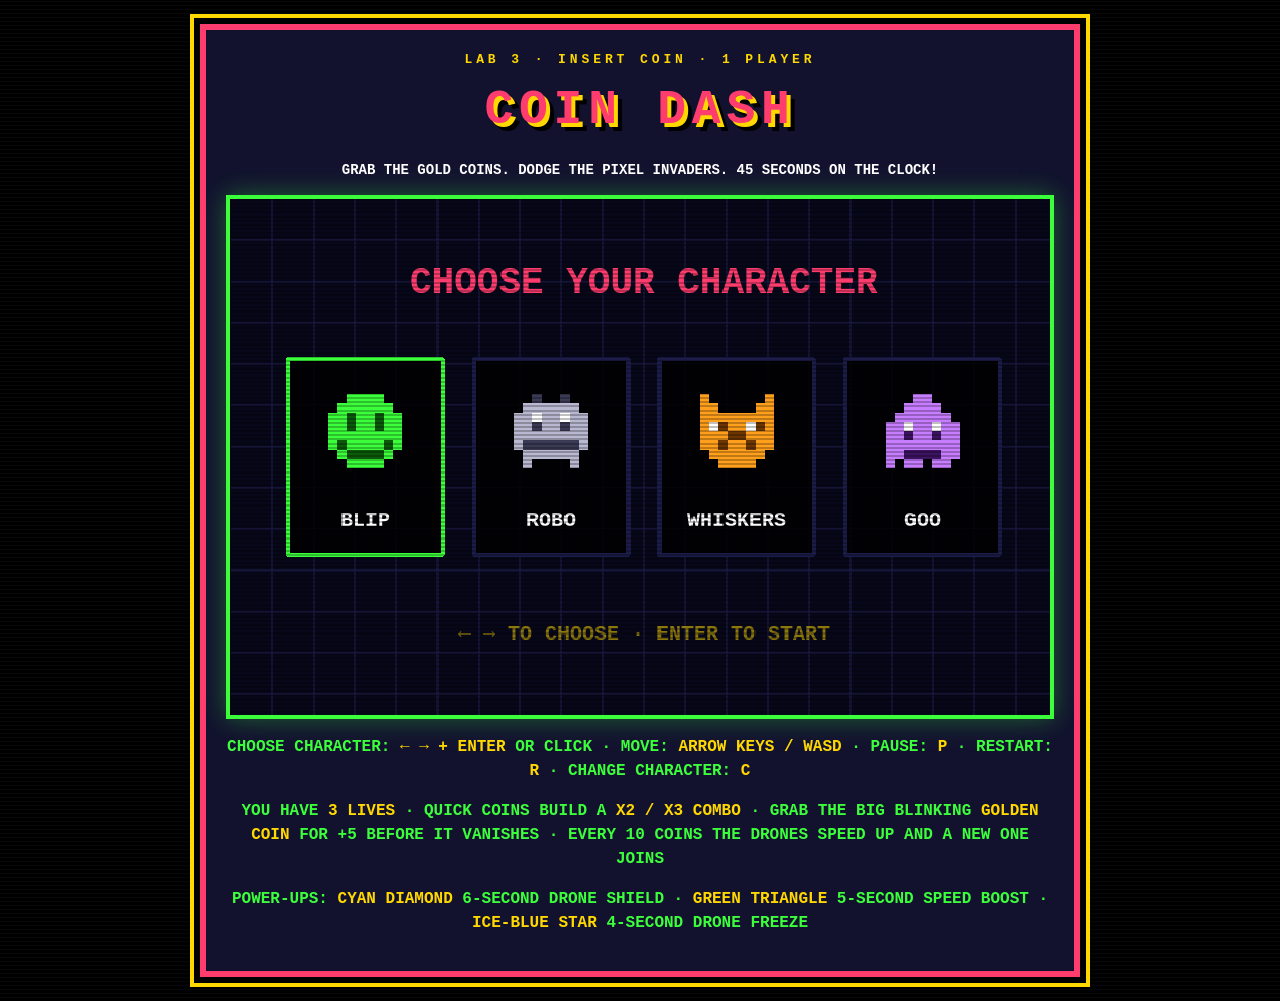
<file: index.html>
<!doctype html>
<html lang="en">
<head>
<meta charset="utf-8"><meta name="viewport" content="width=device-width,initial-scale=1">
<title>Coin Dash — Lab 3 starter</title>
<link rel="stylesheet" href="style.css">
</head>
<body>
<main>
  <header><p>LAB 3 · INSERT COIN · 1 PLAYER</p><h1>Coin Dash</h1>
  <p>Grab the gold coins. Dodge the pixel invaders. 45 seconds on the clock!</p></header>
  <div id="game" aria-label="Coin Dash game. Move with arrow keys or WASD."></div>
  <p>Choose character: <strong>← → + Enter</strong> or click · Move: <strong>arrow keys / WASD</strong> · Pause: <strong>P</strong> · Restart: <strong>R</strong> · Change character: <strong>C</strong></p>
  <p>You have <strong>3 lives</strong> · Quick coins build a <strong>x2 / x3 combo</strong> · Grab the big blinking <strong>golden coin</strong> for +5 before it vanishes · Every 10 coins the drones speed up and a new one joins</p>
  <p>Power-ups: <strong>cyan diamond</strong> 6-second drone shield · <strong>green triangle</strong> 5-second speed boost · <strong>ice-blue star</strong> 4-second drone freeze</p>
</main>
<script src="vendor/phaser-3.90.0.min.js"></script>
<script src="settings.js"></script><script src="game.js"></script>
</body>
</html>
</file>
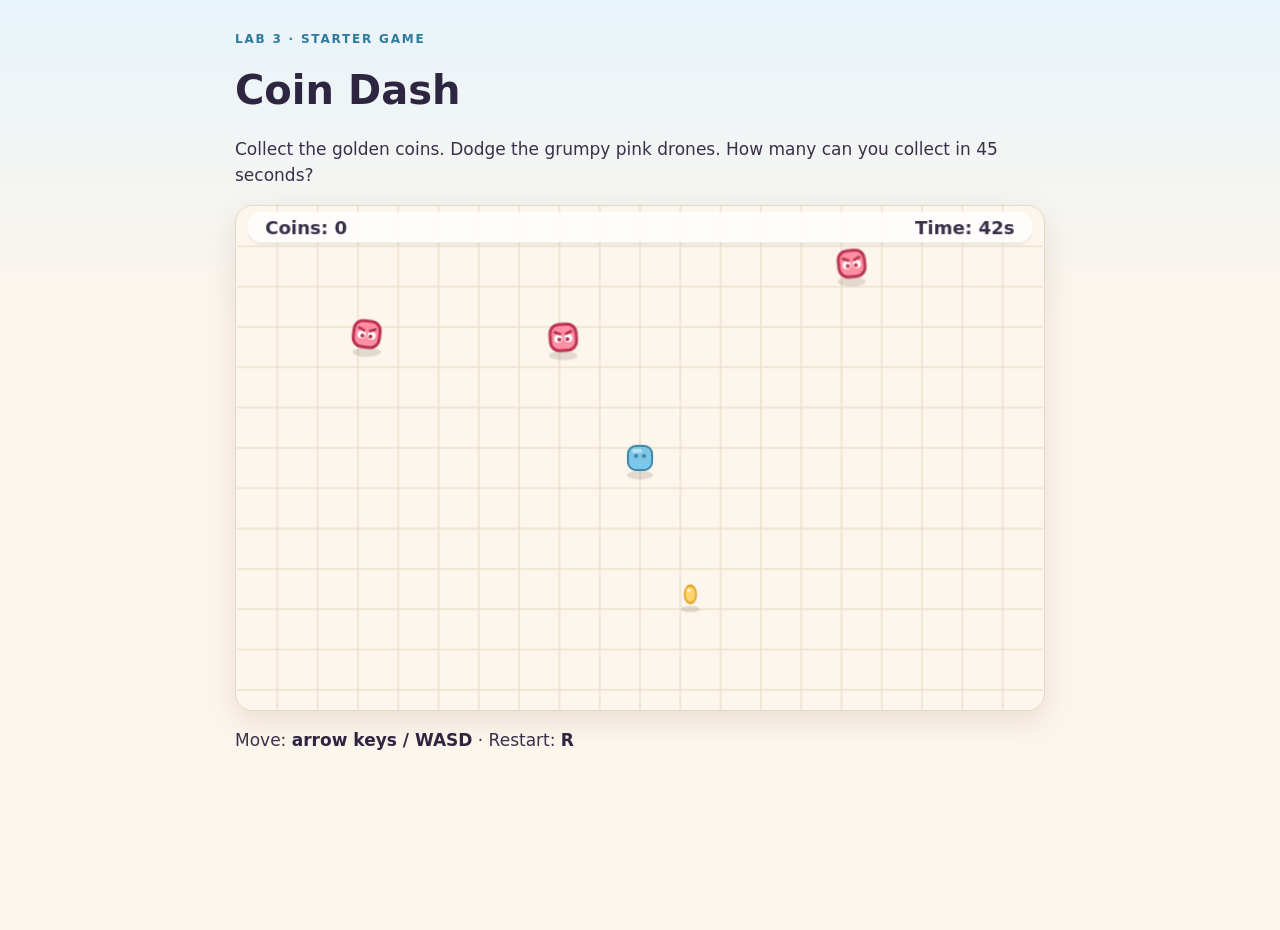
<file: designs/pastel/index.html>
<!doctype html>
<html lang="en">
<head>
<meta charset="utf-8"><meta name="viewport" content="width=device-width,initial-scale=1">
<title>Coin Dash — Lab 3 starter</title>
<link rel="stylesheet" href="style.css">
</head>
<body>
<main>
  <header><p>LAB 3 · STARTER GAME</p><h1>Coin Dash</h1>
  <p>Collect the golden coins. Dodge the grumpy pink drones. How many can you collect in 45 seconds?</p></header>
  <div id="game" aria-label="Coin Dash game. Move with arrow keys or WASD."></div>
  <p>Move: <strong>arrow keys / WASD</strong> · Restart: <strong>R</strong></p>
</main>
<script src="../../vendor/phaser-3.90.0.min.js"></script>
<script src="settings.js"></script><script src="game.js"></script>
</body>
</html>
</file>
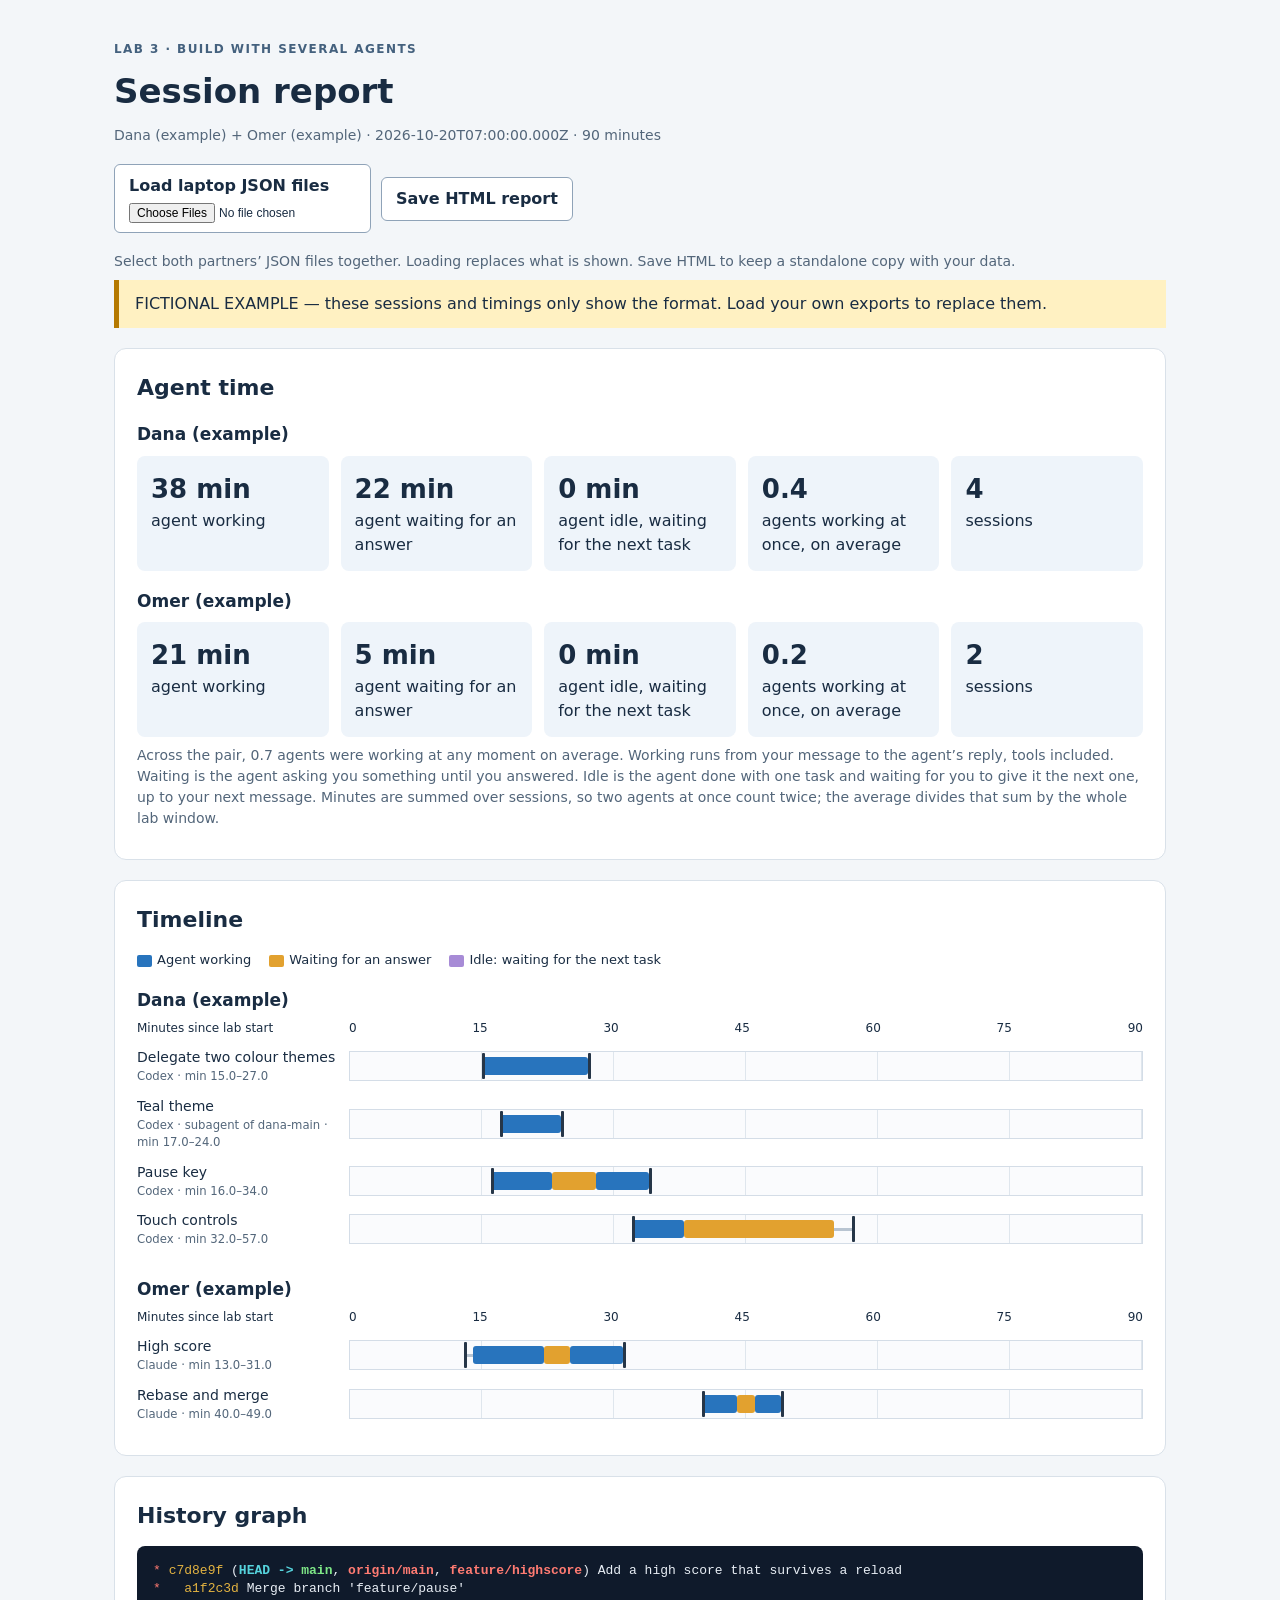
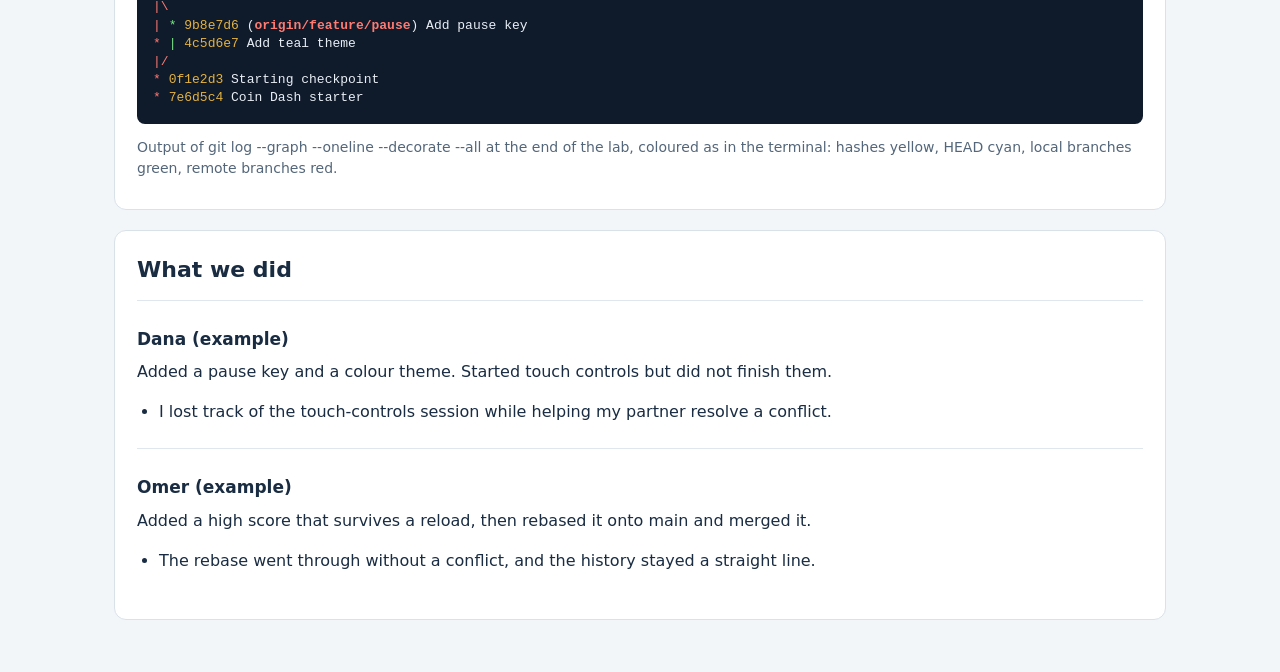
<file: .claude/skills/lab-report/assets/report.html>
<!doctype html>
<html lang="en">
<head>
<meta charset="utf-8"><meta name="viewport" content="width=device-width,initial-scale=1">
<title>Lab 3 — Session report</title>
<style>
:root{font-family:system-ui,sans-serif;color:#192c42;background:#f3f6f9;line-height:1.5}*{box-sizing:border-box}
body{margin:0}main{max-width:1100px;margin:auto;padding:32px 24px}h1{font-size:34px;margin:4px 0}h2{margin:0 0 14px;font-size:22px}h3{margin:18px 0 6px;font-size:17px}p{margin:8px 0}
.eyebrow{letter-spacing:.12em;font-size:12px;font-weight:700;color:#44617e}.muted{color:#53667a;font-size:14px}
section{background:white;border:1px solid #d9e1e9;border-radius:12px;padding:22px;margin:20px 0}
.controls{display:flex;gap:10px;flex-wrap:wrap;align-items:center;margin:18px 0}button,.file-label{font:inherit;font-weight:600;padding:9px 14px;border:1px solid #8fa3b8;background:white;border-radius:6px;color:#192c42;cursor:pointer}.file-label input{display:block;font-size:12px;max-width:270px;margin-top:5px}
.banner{background:#fff1c2;border-left:5px solid #b57900;padding:12px 16px}.error{color:#a2202c;font-weight:600}
.stats{display:grid;grid-template-columns:repeat(auto-fit,minmax(150px,1fr));gap:12px;margin:8px 0 4px}.stat{padding:14px;background:#eef4fa;border-radius:8px}.stat b{display:block;font-size:26px}
.legend{display:flex;gap:18px;flex-wrap:wrap;font-size:13px;margin:12px 0}.key{display:inline-block;width:15px;height:12px;margin-right:5px;vertical-align:middle;border-radius:2px}.working{background:#2874bd}.waiting{background:#e2a12f}.idle{background:#a78bd6}
.scroll{overflow-x:auto}.timeline{min-width:700px}.axis,.row{display:grid;grid-template-columns:200px 1fr;gap:12px}.axis{font-size:12px;margin-bottom:8px}.ticks{display:flex;justify-content:space-between}.row{align-items:center;margin:10px 0}
.label{font-size:14px;overflow-wrap:anywhere}.label small{display:block;color:#53667a}.track{position:relative;height:30px;border:1px solid #d4dde7;background:repeating-linear-gradient(to right,#fafbfd 0%,#fafbfd calc(16.6667% - 1px),#dfe6ed calc(16.6667% - 1px),#dfe6ed 16.6667%)}.interval{position:absolute;top:5px;height:18px;min-width:1px;border-radius:3px}
.span{position:absolute;top:13px;height:3px;background:#b8c4d1;z-index:0}.mark{position:absolute;top:1px;bottom:1px;width:3px;background:#263648;z-index:2;border-radius:1px}.interval{z-index:1}
pre{background:#0f1a2b;color:#e8eef5;padding:16px;border-radius:8px;overflow-x:auto;font-size:13px;line-height:1.4}ul{padding-left:22px}.student{border-top:1px solid #dfe6ed;padding:8px 0}
.c30{color:#8b98a8}.c31{color:#ff7b72}.c32{color:#7ee787}.c33{color:#e3b341}.c34{color:#79c0ff}.c35{color:#d2a8ff}.c36{color:#56d4dd}.c37{color:#e8eef5}.bold{font-weight:700}
@media print{.controls,#error{display:none}body{background:white}main{padding:0;max-width:none}section{break-inside:avoid;padding:12px;margin:12px 0}.scroll{overflow:visible}.timeline{min-width:0}h1{font-size:26px}pre{color:#192c42;background:#f3f6f9}}
</style>
</head>
<body><main>
<header><p class="eyebrow">LAB 3 · BUILD WITH SEVERAL AGENTS</p><h1>Session report</h1><p id="window" class="muted"></p></header>
<div class="controls"><label class="file-label">Load laptop JSON files<input id="files" type="file" accept=".json,application/json" multiple></label><button id="save-html">Save HTML report</button></div>
<p class="muted">Select both partners’ JSON files together. Loading replaces what is shown. Save HTML to keep a standalone copy with your data.</p>
<p id="error" class="error" role="alert"></p><div id="report"></div>
</main>
<script id="report-data" type="application/json">{
  "version": 2,
  "example": true,
  "lab": {
    "start": "2026-10-20T07:00:00Z",
    "end": "2026-10-20T08:30:00Z"
  },
  "laptops": [
    {
      "id": "dana-laptop",
      "student": "Dana (example)",
      "summary": "Added a pause key and a colour theme. Started touch controls but did not finish them.",
      "observations": [
        "I lost track of the touch-controls session while helping my partner resolve a conflict."
      ],
      "notes": "",
      "history": "* c7d8e9f (HEAD -> main, origin/main, feature/highscore) Add a high score that survives a reload\n*   a1f2c3d Merge branch 'feature/pause'\n|\\  \n| * 9b8e7d6 (origin/feature/pause) Add pause key\n* | 4c5d6e7 Add teal theme\n|/  \n* 0f1e2d3 Starting checkpoint\n* 7e6d5c4 Coin Dash starter",
      "sessions": [
        {
          "id": "dana-main",
          "label": "Delegate two colour themes",
          "tool": "Codex",
          "parent": null,
          "intervals": [
            {
              "start": "2026-10-20T07:15:00Z",
              "end": "2026-10-20T07:27:00Z",
              "state": "working"
            }
          ],
          "start": "2026-10-20T07:15:00Z",
          "end": "2026-10-20T07:27:00Z"
        },
        {
          "id": "dana-teal",
          "label": "Teal theme",
          "tool": "Codex",
          "parent": "dana-main",
          "intervals": [
            {
              "start": "2026-10-20T07:17:00Z",
              "end": "2026-10-20T07:24:00Z",
              "state": "working"
            }
          ],
          "start": "2026-10-20T07:17:00Z",
          "end": "2026-10-20T07:24:00Z"
        },
        {
          "id": "dana-pause",
          "label": "Pause key",
          "tool": "Codex",
          "parent": null,
          "intervals": [
            {
              "start": "2026-10-20T07:16:00Z",
              "end": "2026-10-20T07:23:00Z",
              "state": "working"
            },
            {
              "start": "2026-10-20T07:23:00Z",
              "end": "2026-10-20T07:28:00Z",
              "state": "waiting"
            },
            {
              "start": "2026-10-20T07:28:00Z",
              "end": "2026-10-20T07:34:00Z",
              "state": "working"
            }
          ],
          "start": "2026-10-20T07:16:00Z",
          "end": "2026-10-20T07:34:00Z"
        },
        {
          "id": "dana-touch",
          "label": "Touch controls",
          "tool": "Codex",
          "parent": null,
          "intervals": [
            {
              "start": "2026-10-20T07:32:00Z",
              "end": "2026-10-20T07:38:00Z",
              "state": "working"
            },
            {
              "start": "2026-10-20T07:38:00Z",
              "end": "2026-10-20T07:55:00Z",
              "state": "waiting"
            }
          ],
          "start": "2026-10-20T07:32:00Z",
          "end": "2026-10-20T07:57:00Z"
        }
      ]
    },
    {
      "id": "omer-laptop",
      "student": "Omer (example)",
      "summary": "Added a high score that survives a reload, then rebased it onto main and merged it.",
      "observations": [
        "The rebase went through without a conflict, and the history stayed a straight line."
      ],
      "notes": "",
      "history": "* c7d8e9f (HEAD -> main, origin/main, feature/highscore) Add a high score that survives a reload\n*   a1f2c3d Merge branch 'feature/pause'\n|\\  \n| * 9b8e7d6 (origin/feature/pause) Add pause key\n* | 4c5d6e7 Add teal theme\n|/  \n* 0f1e2d3 Starting checkpoint\n* 7e6d5c4 Coin Dash starter",
      "sessions": [
        {
          "id": "omer-highscore",
          "label": "High score",
          "tool": "Claude",
          "parent": null,
          "intervals": [
            {
              "start": "2026-10-20T07:14:00Z",
              "end": "2026-10-20T07:22:00Z",
              "state": "working"
            },
            {
              "start": "2026-10-20T07:22:00Z",
              "end": "2026-10-20T07:25:00Z",
              "state": "waiting"
            },
            {
              "start": "2026-10-20T07:25:00Z",
              "end": "2026-10-20T07:31:00Z",
              "state": "working"
            }
          ],
          "start": "2026-10-20T07:13:00Z",
          "end": "2026-10-20T07:31:00Z"
        },
        {
          "id": "omer-rebase",
          "label": "Rebase and merge",
          "tool": "Claude",
          "parent": null,
          "intervals": [
            {
              "start": "2026-10-20T07:40:00Z",
              "end": "2026-10-20T07:44:00Z",
              "state": "working"
            },
            {
              "start": "2026-10-20T07:44:00Z",
              "end": "2026-10-20T07:46:00Z",
              "state": "waiting"
            },
            {
              "start": "2026-10-20T07:46:00Z",
              "end": "2026-10-20T07:49:00Z",
              "state": "working"
            }
          ],
          "start": "2026-10-20T07:40:00Z",
          "end": "2026-10-20T07:49:00Z"
        }
      ]
    }
  ]
}</script>
<script>
'use strict';
const STATES = ['working', 'waiting'];
const requireValue = (ok, message) => { if (!ok) throw new Error(message); };
const stamp = value => {
  requireValue(typeof value === 'string' && /^\d{4}-\d{2}-\d{2}T.*(?:Z|[+-]\d{2}:\d{2})$/.test(value) && Number.isFinite(Date.parse(value)), 'Every timestamp must be ISO 8601 with a timezone.');
  return Date.parse(value);
};
const text = (value, label) => requireValue(typeof value === 'string' && value.trim(), `${label} is required.`);
const optionalText = (value, label) => requireValue(value === undefined || value === null || typeof value === 'string', `${label} must be text.`);
function validate(data) {
  requireValue(data && data.version === 2 && typeof data.example === 'boolean', 'Expected version:2 and example:true/false.');
  const start = stamp(data.lab?.start), end = stamp(data.lab?.end);
  requireValue(end > start, 'Lab end must be after lab start.');
  requireValue(Array.isArray(data.laptops) && data.laptops.length > 0, 'Include at least one laptop.');
  const laptopIds = new Set(), sessionIds = new Set();
  for (const laptop of data.laptops) {
    for (const key of ['id', 'student', 'summary']) text(laptop[key], `Laptop ${key}`);
    requireValue(!laptopIds.has(laptop.id), `Duplicate laptop: ${laptop.id}`); laptopIds.add(laptop.id);
    requireValue(Array.isArray(laptop.observations) && laptop.observations.every(v => typeof v === 'string'), 'Observations must be a list of strings.');
    optionalText(laptop.notes, 'Notes'); optionalText(laptop.history, 'History');
    requireValue(Array.isArray(laptop.sessions), 'Sessions must be a list.');
    requireValue(laptop.sessions.length > 0 || (laptop.notes && laptop.notes.trim()), 'A laptop with no sessions must say why in notes.');
    for (const session of laptop.sessions) {
      for (const key of ['id', 'label', 'tool']) text(session[key], `Session ${key}`);
      requireValue(!sessionIds.has(session.id), `Duplicate session: ${session.id}`); sessionIds.add(session.id);
      optionalText(session.parent, 'Parent');
      requireValue(Array.isArray(session.intervals), 'Intervals must be a list.');
      const intervals = session.intervals.map(i => {
        const a = stamp(i.start), b = stamp(i.end);
        requireValue(STATES.includes(i.state), `Interval state in ${session.label} must be working or waiting.`);
        requireValue(a >= start && b <= end && b > a, `Interval in ${session.label} is outside the lab window or ends before it starts.`);
        return [a, b];
      }).sort((a, b) => a[0] - b[0]);
      for (let n = 1; n < intervals.length; n++) requireValue(intervals[n][0] >= intervals[n - 1][1], `Overlapping intervals in ${session.label}.`);
      const [first, last] = span(session);
      requireValue(first !== null && last !== null, `Session ${session.label} needs start and end, or at least one interval.`);
      // An interrupted session may contain only its first message, with no measured time.
      requireValue(first >= start && last <= end && (last > first || (last === first && intervals.length === 0)), `Start and end of ${session.label} must lie inside the lab window, in order.`);
      requireValue(intervals.every(([a, b]) => a >= first && b <= last), `Intervals of ${session.label} fall outside its start and end.`);
    }
  }
  return data;
}
// A session's first message and last reply: the declared start/end, else the edge of its intervals.
function span(session) {
  const starts = session.intervals.map(i => stamp(i.start)), ends = session.intervals.map(i => stamp(i.end));
  const first = session.start ? stamp(session.start) : (starts.length ? Math.min(...starts) : null);
  const last = session.end ? stamp(session.end) : (ends.length ? Math.max(...ends) : null);
  return [first, last];
}
function combine(reports) {
  reports.forEach(validate);
  const first = reports[0];
  for (const r of reports) requireValue(stamp(r.lab.start) === stamp(first.lab.start) && stamp(r.lab.end) === stamp(first.lab.end), 'Both laptops must use the same lab start and end.');
  requireValue(reports.every(r => r.example === first.example), 'Do not combine the fictional example with collected data.');
  return validate({ version: 2, example: first.example, lab: first.lab, laptops: reports.flatMap(r => r.laptops) });
}
// Idle: the agent had replied and no new task had come yet, i.e. the gaps between a session's intervals.
function idleGaps(session) {
  const sorted = session.intervals.map(i => [stamp(i.start), stamp(i.end)]).sort((a, b) => a[0] - b[0]);
  return sorted.slice(1).map((cur, n) => [sorted[n][1], cur[0]]).filter(([a, b]) => b > a);
}
function totals(sessions) {
  const out = { working: 0, waiting: 0, idle: 0 };
  sessions.forEach(s => s.intervals.forEach(i => out[i.state] += (stamp(i.end) - stamp(i.start)) / 60000));
  sessions.forEach(s => idleGaps(s).forEach(([a, b]) => out.idle += (b - a) / 60000));
  return out;
}
// Average number of agents working at any moment: working minutes over the lab window.
function utilization(sessions, duration) { return (totals(sessions).working / (duration / 60000)).toFixed(1); }
function el(tag, content, className) { const node = document.createElement(tag); if (content !== undefined) node.textContent = content; if (className) node.className = className; return node; }
function section(root, title) { const s = el('section'); s.append(el('h2', title)); root.append(s); return s; }
function stat(parent, value, label) { const s = el('div', undefined, 'stat'); s.append(el('b', value), el('span', label)); parent.append(s); }
function render(data) {
  const root = document.getElementById('report'); root.replaceChildren();
  const start = stamp(data.lab.start), duration = stamp(data.lab.end) - start;
  const minute = t => ((stamp(t) - start) / 60000).toFixed(1);
  document.getElementById('window').textContent = `${data.laptops.map(l => l.student).join(' + ')} · ${new Date(start).toISOString()} · ${Math.round(duration / 60000)} minutes`;
  if (data.example) root.append(el('p', 'FICTIONAL EXAMPLE — these sessions and timings only show the format. Load your own exports to replace them.', 'banner'));

  const glance = section(root, 'Agent time');
  for (const laptop of data.laptops) {
    const sum = totals(laptop.sessions);
    glance.append(el('h3', laptop.student));
    const stats = el('div', undefined, 'stats'); glance.append(stats);
    stat(stats, `${sum.working.toFixed(0)} min`, 'agent working');
    stat(stats, `${sum.waiting.toFixed(0)} min`, 'agent waiting for an answer');
    stat(stats, `${sum.idle.toFixed(0)} min`, 'agent idle, waiting for the next task');
    stat(stats, utilization(laptop.sessions, duration), 'agents working at once, on average');
    stat(stats, String(laptop.sessions.length), 'sessions');
  }
  const pair = utilization(data.laptops.flatMap(l => l.sessions), duration);
  glance.append(el('p', `Across ${data.laptops.length === 1 ? 'this laptop' : 'the pair'}, ${pair} agents were working at any moment on average. Working runs from your message to the agent’s reply, tools included. Waiting is the agent asking you something until you answered. Idle is the agent done with one task and waiting for you to give it the next one, up to your next message. Minutes are summed over sessions, so two agents at once count twice; the average divides that sum by the whole lab window.`, 'muted'));

  const timeline = section(root, 'Timeline'), legend = el('div', undefined, 'legend'); timeline.append(legend);
  for (const [state, label] of [['working', 'Agent working'], ['waiting', 'Waiting for an answer'], ['idle', 'Idle: waiting for the next task']]) { const item = el('span'); item.append(el('i', undefined, `key ${state}`), document.createTextNode(label)); legend.append(item); }
  for (const laptop of data.laptops) {
    timeline.append(el('h3', laptop.student));
    const scroll = el('div', undefined, 'scroll'), chart = el('div', undefined, 'timeline'), axis = el('div', undefined, 'axis'), ticks = el('div', undefined, 'ticks');
    axis.append(el('span', 'Minutes since lab start'), ticks); for (let n = 0; n <= 6; n++) ticks.append(el('span', String(Math.round(duration / 60000 * n / 6)))); chart.append(axis); scroll.append(chart); timeline.append(scroll);
    if (!laptop.sessions.length) chart.append(el('p', 'No sessions recorded; see the notes below.'));
    for (const s of laptop.sessions) {
      const row = el('div', undefined, 'row'), label = el('div', s.label, 'label'), track = el('div', undefined, 'track');
      const [first, last] = span(s), at = t => ((t - start) / duration * 100), min = t => ((t - start) / 60000).toFixed(1);
      label.append(el('small', `${s.parent ? `${s.tool} · subagent of ${s.parent}` : s.tool} · min ${min(first)}–${min(last)}`)); row.append(label, track); chart.append(row);
      const line = el('div', undefined, 'span'); line.style.left = at(first) + '%'; line.style.width = (at(last) - at(first)) + '%'; track.append(line);
      for (const [t, what] of [[first, 'first message'], [last, 'last recorded message']]) {
        const mark = el('div', undefined, 'mark'); mark.style.left = `min(${at(t)}%, calc(100% - 3px))`; mark.title = `${s.label}: ${what}, minute ${min(t)}`; mark.setAttribute('aria-label', mark.title); track.append(mark);
      }
      for (const [a, b] of idleGaps(s)) {
        const bar = el('div', undefined, 'interval idle');
        bar.style.left = ((a - start) / duration * 100) + '%'; bar.style.width = ((b - a) / duration * 100) + '%';
        bar.title = `${s.label}: idle, minute ${((a - start) / 60000).toFixed(1)}–${((b - start) / 60000).toFixed(1)}`; bar.setAttribute('aria-label', bar.title); track.append(bar);
      }
      for (const i of s.intervals) {
        const bar = el('div', undefined, `interval ${i.state}`);
        bar.style.left = ((stamp(i.start) - start) / duration * 100) + '%'; bar.style.width = ((stamp(i.end) - stamp(i.start)) / duration * 100) + '%';
        bar.title = `${s.label}: ${i.state}, minute ${minute(i.start)}–${minute(i.end)}`; bar.setAttribute('aria-label', bar.title); track.append(bar);
      }
    }
  }

  const commits = section(root, 'History graph');
  const histories = data.laptops.filter(l => l.history && l.history.trim());
  const distinct = [...new Set(histories.map(l => l.history.trim()))];
  if (!histories.length) commits.append(el('p', 'No history graph recorded.'));
  else if (distinct.length === 1) commits.append(tree(distinct[0]));
  else for (const l of histories) commits.append(el('h3', `As seen from ${l.student}’s clone`), tree(l.history.trim()));
  commits.append(el('p', 'Output of git log --graph --oneline --decorate --all at the end of the lab, coloured as in the terminal: hashes yellow, HEAD cyan, local branches green, remote branches red.', 'muted'));

  const story = section(root, 'What we did');
  for (const l of data.laptops) {
    const block = el('div', undefined, 'student'); block.append(el('h3', l.student), el('p', l.summary));
    if (l.observations.length) { const ul = el('ul'); l.observations.forEach(t => ul.append(el('li', t))); block.append(ul); }
    if (l.notes && l.notes.trim()) block.append(el('p', `Notes: ${l.notes}`, 'muted'));
    story.append(block);
  }
}
// The history graph, coloured. Terminal escape codes (git log --color=always) are honoured;
// plain output is coloured the way git colours it: graph lanes cycling, hash yellow,
// HEAD cyan, local branches green, remote branches red, tags yellow.
const LANES = ['c31', 'c32', 'c33', 'c34', 'c35', 'c36'];
function tree(source) {
  const pre = el('pre');
  const piece = (t, cls) => { const s = el('span', t, cls); pre.append(s); };
  if (/\x1b\[/.test(source)) {
    let cls = '';
    for (const part of source.split(/(\x1b\[[0-9;]*m)/)) {
      const code = part.match(/^\x1b\[([0-9;]*)m$/);
      if (!code) { if (part) piece(part, cls || undefined); continue; }
      for (const n of (code[1] || '0').split(';')) {
        if (n === '0' || n === '' || n === '39') cls = '';
        else if (n === '1') cls = (cls + ' bold').trim();
        else if (/^3[0-7]$/.test(n)) cls = 'c' + n;
        else if (/^9[0-7]$/.test(n)) cls = 'c3' + n[1];
      }
    }
    return pre;
  }
  source.split('\n').forEach((line, index) => {
    if (index) pre.append(document.createTextNode('\n'));
    const m = line.match(/^([ *|\/\\_.-]*?)([0-9a-f]{7,40})( \((.*?)\))?(.*)$/);
    const graph = m ? m[1] : line;
    [...graph].forEach((ch, col) => piece(ch, ch === ' ' ? undefined : LANES[Math.floor(col / 2) % LANES.length]));
    if (!m) return;
    piece(m[2], 'c33');
    if (m[3]) {
      piece(' (');
      m[4].split(', ').forEach((ref, i) => {
        if (i) piece(', ');
        if (ref.startsWith('HEAD -> ')) { piece('HEAD -> ', 'c36 bold'); piece(ref.slice(8), 'c32 bold'); }
        else if (ref.startsWith('tag: ')) piece(ref, 'c33 bold');
        else if (ref.includes('/')) piece(ref, 'c31 bold');
        else piece(ref, 'c32 bold');
      });
      piece(')');
    }
    piece(m[5]);
  });
  return pre;
}
function download(name, content, type) { const url = URL.createObjectURL(new Blob([content], { type })), a = el('a'); a.href = url; a.download = name; a.click(); setTimeout(() => URL.revokeObjectURL(url), 1000); }
let current;
try { current = validate(JSON.parse(document.getElementById('report-data').textContent)); render(current); } catch (error) { document.getElementById('error').textContent = error.message; }
document.getElementById('files').addEventListener('change', async event => {
  if (!event.target.files.length) return;
  try { const parsed = await Promise.all([...event.target.files].map(async f => JSON.parse(await f.text()))); current = combine(parsed); render(current); document.getElementById('error').textContent = ''; }
  catch (error) { document.getElementById('error').textContent = error.message; }
  event.target.value = '';
});
document.getElementById('save-html').onclick = () => {
  if (!current) return;
  const copy = document.documentElement.cloneNode(true);
  copy.querySelector('#report-data').textContent = JSON.stringify(current).replace(/</g, '\\u003c');
  copy.querySelector('#report').replaceChildren(); copy.querySelector('#error').textContent = ''; copy.querySelector('#window').textContent = '';
  download('lab03-report.html', '<!doctype html>\n' + copy.outerHTML, 'text/html');
};
</script>
</body></html>
</file>
<file: style.css>
* { box-sizing: border-box; }
body { margin: 0; background: #000 repeating-linear-gradient(0deg, #0000 0 3px, #ffffff08 3px 4px);
  color: #3cff3c; font: bold 16px/1.5 "Courier New", Courier, monospace; text-transform: uppercase; }
main { max-width: 880px; margin: 24px auto; padding: 20px; background: #12122e;
  border: 6px solid #ff3c6e; box-shadow: 0 0 0 6px #000, 0 0 0 10px #ffd800; text-align: center; }
header > p:first-child { color: #ffd800; font-size: 13px; letter-spacing: .3em; margin: 0 0 4px; }
h1 { margin: 0; font-size: 48px; letter-spacing: .12em; color: #ff3c6e; text-shadow: 4px 4px 0 #ffd800, 8px 8px 0 #000; }
header > p:last-child { color: #fff; font-size: 14px; }
#game { border: 4px solid #3cff3c; box-shadow: 0 0 24px #3cff3c55, inset 0 0 0 4px #000; background: #000; overflow: hidden; }
canvas { display: block; image-rendering: pixelated; }
strong { color: #ffd800; }
</file>
<file: designs/pastel/style.css>
* { box-sizing: border-box; }
body { margin: 0; background: linear-gradient(#e8f4fb, #fdf6ec 320px); color: #3b3049; font: 17px/1.5 system-ui, sans-serif; min-height: 100vh; }
main { max-width: 850px; margin: 30px auto; padding: 0 20px; }
header > p:first-child { color: #2f7a9c; font-size: 12px; font-weight: 600; letter-spacing: .15em; }
h1 { margin: 0; font-size: 40px; color: #2e2540; }
strong { color: #2e2540; }
#game { border: 1px solid #e6d8c3; border-radius: 18px; overflow: hidden; background: #fdf6ec;
  box-shadow: 0 10px 30px rgba(107, 90, 72, .15); }
canvas { display: block; }
</file>
